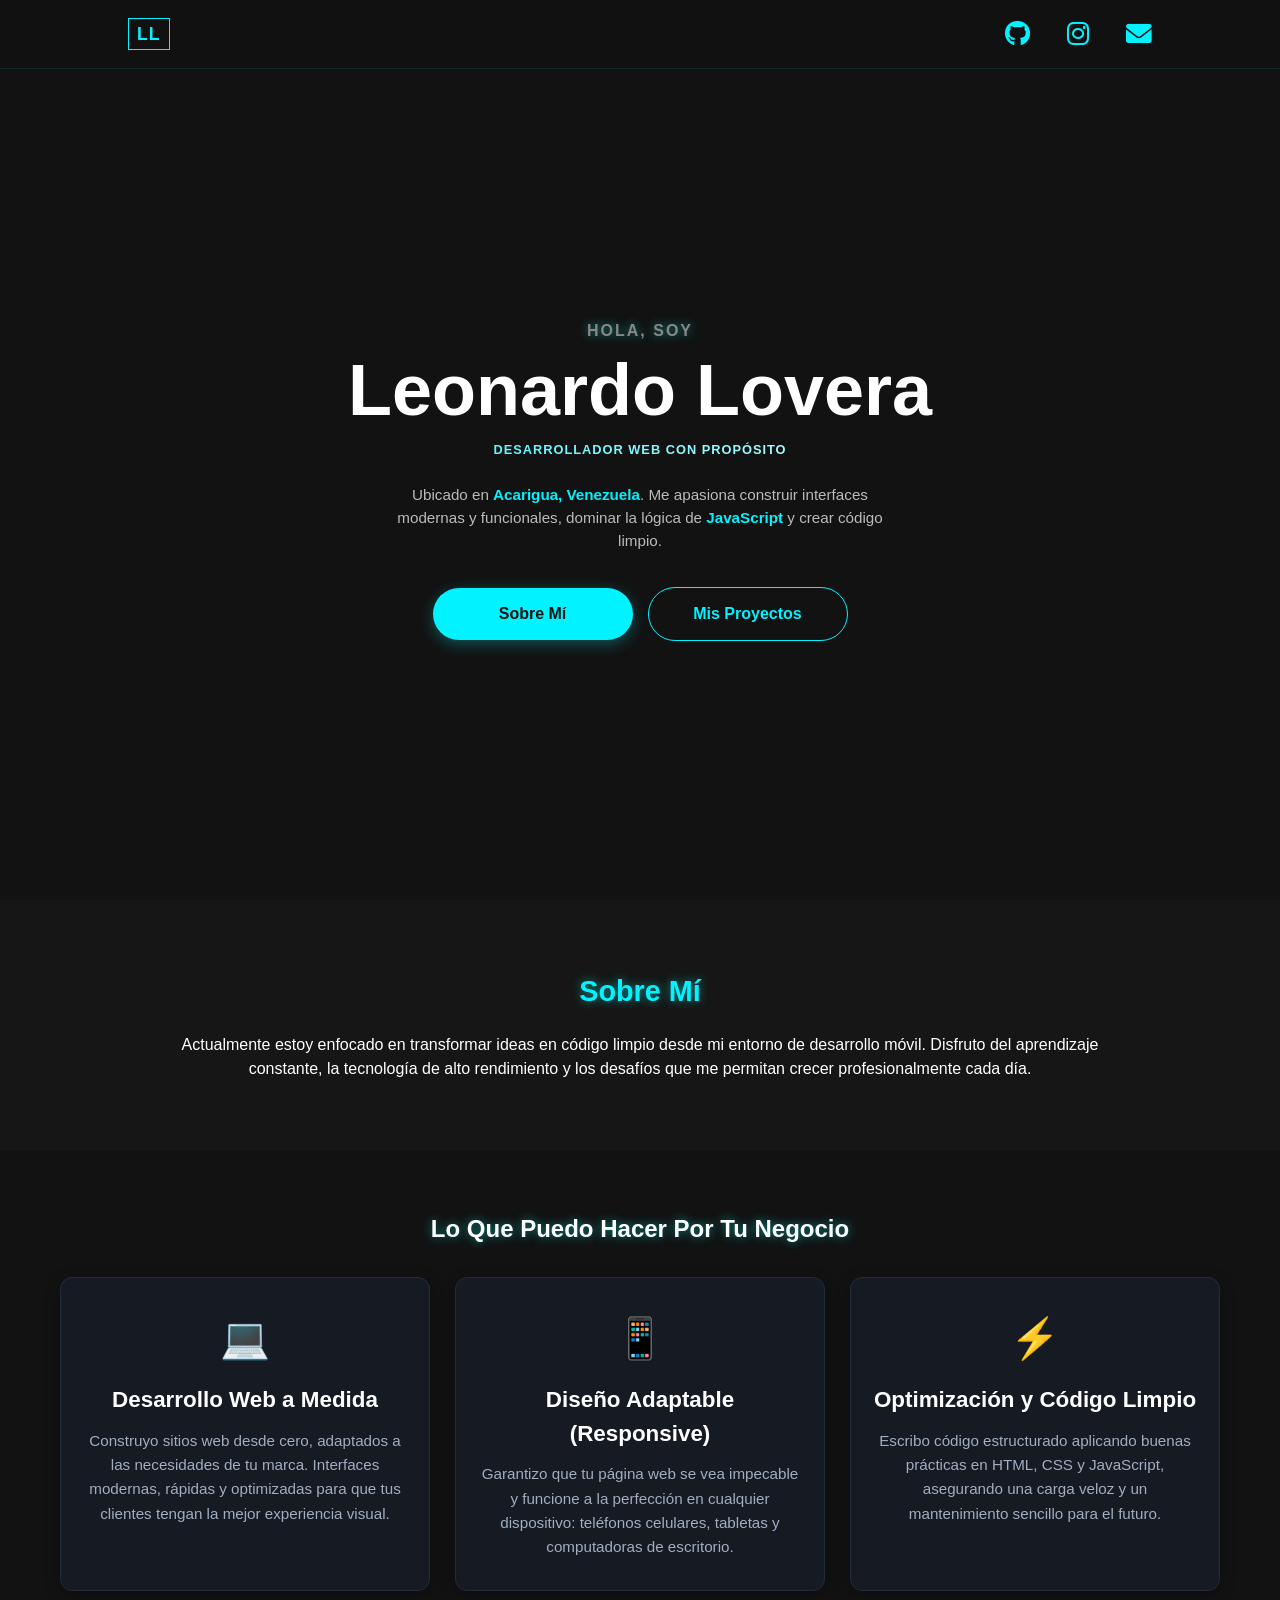
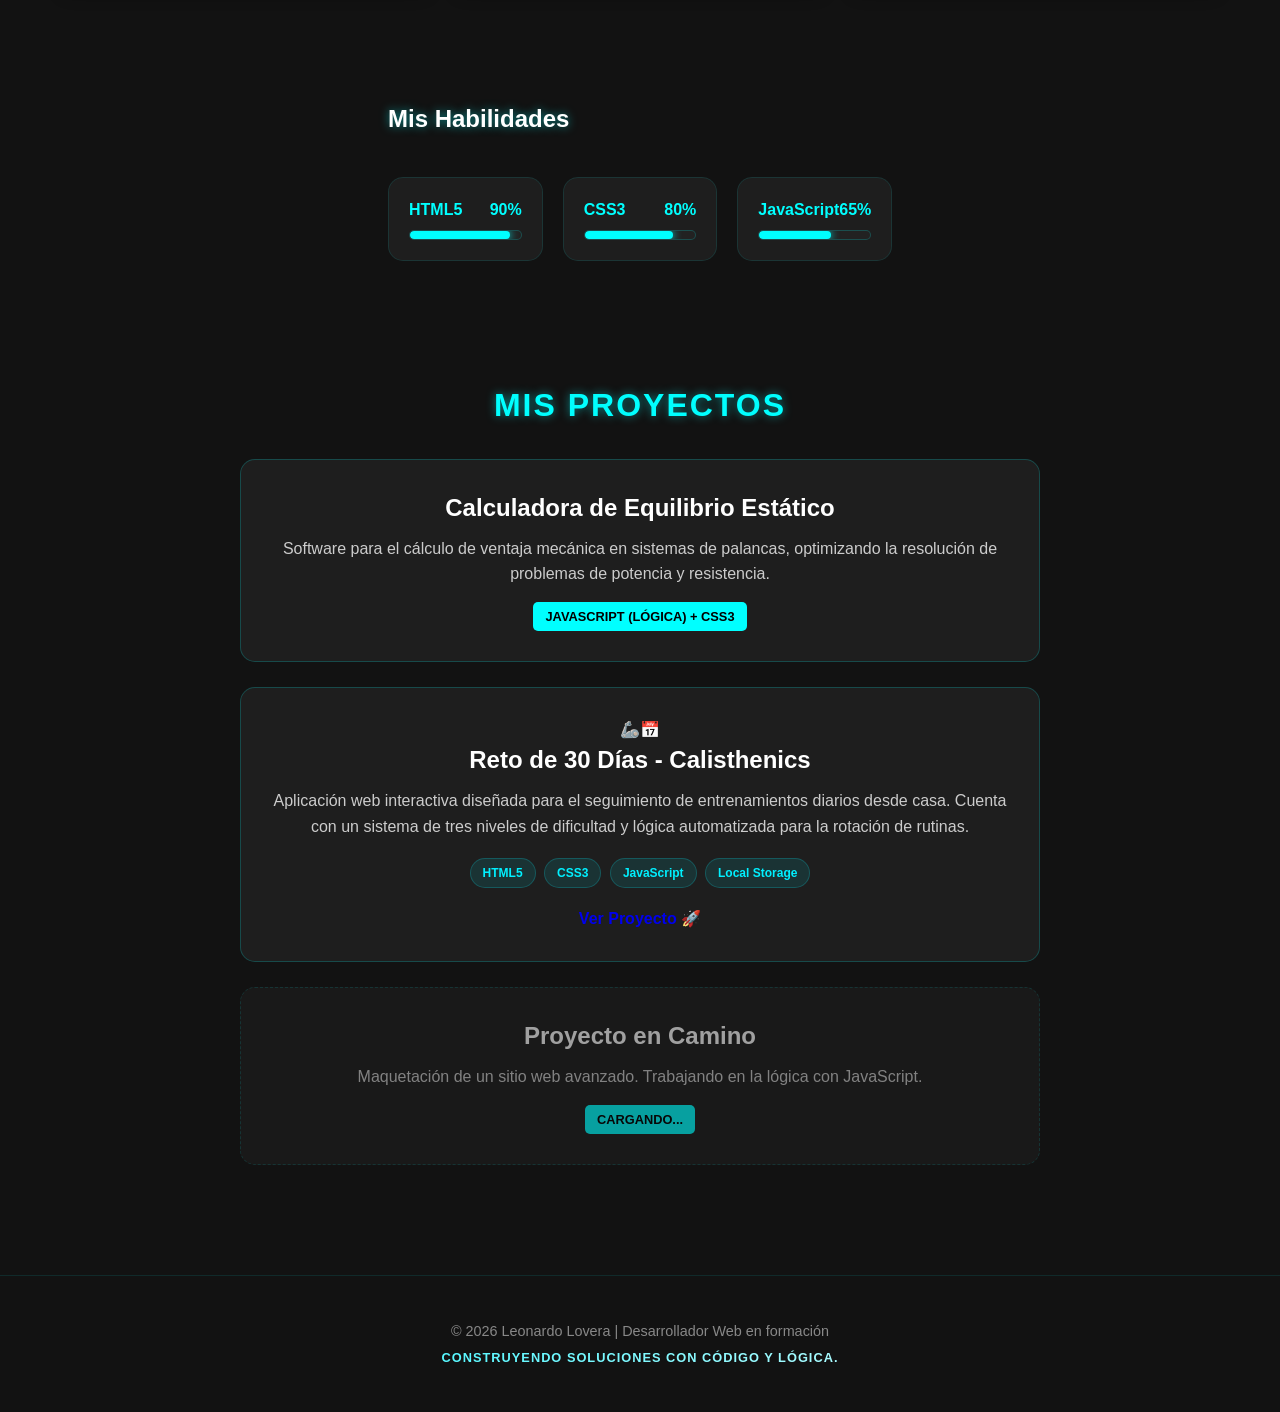
<file: index.html>
<!DOCTYPE html>
<html lang="es">
<head>
    <meta charset="UTF-8">
    <meta name="viewport" content="width=device-width, initial-scale=1.0">
    <title>Leonardo Lovera | Dev</title>
    <link rel="stylesheet" href="style.css">
    <link rel="stylesheet" href="https://cdnjs.cloudflare.com/ajax/libs/font-awesome/6.0.0/css/all.min.css">
</head>
<body>

    <nav class="navbar">
        <div class="logo">L<span>L</span></div>
                     <div class="social-links">
            <a href="https://github.com/LeonardoLovera" target="_blank">
                <i class="fab fa-github"></i>
            </a>

            <a href="https://www.instagram.com/leo_.vnzla" target="_blank">
                <i class="fab fa-instagram"></i>
            </a>
         
         <a href="mailto:leonardolovera2011@gmail.com">

        <i class="fas fa-envelope"></i>
    </a>
</div>

    </nav>

    <main class="hero">
        <div class="hero-content">
            <h2 class="subtitulo-hola">Hola, soy</h2>
            <h1 class="nombre-principal">Leonardo Lovera</h1>
            <h3 class="tagline">Desarrollador Web con Propósito</h3>
            
            <div class="bio-texto">
                <p>Ubicado en <strong>Acarigua, Venezuela</strong>. Me apasiona construir interfaces modernas y funcionales, dominar la lógica de <strong>JavaScript</strong> y crear código limpio.</p>
            </div>

            <div class="botones-inicio">
                <a href="#sobre-mi" class="btn-primario">Sobre Mí</a>
                <a href="#proyectos" class="btn-secundario">Mis Proyectos</a>
            </div>
        </div>
    </main>

    <section id="sobre-mi" class="seccion">
        <div class="container">
            
        <h2>Sobre Mí</h2>
        <p>Actualmente estoy enfocado en transformar ideas en código limpio desde mi entorno de desarrollo móvil. Disfruto del aprendizaje constante, la tecnología de alto rendimiento y los desafíos que me permitan crecer profesionalmente cada día.</p>
       
        </div>
    </section>

    <section id="servicios" class="services-section">
    <h2 class="section-title">Lo Que Puedo Hacer Por Tu Negocio</h2>
    <div class="services-container">
        
        <div class="service-card">
            <div class="service-icon">💻</div>
            <h3>Desarrollo Web a Medida</h3>
            <p>Construyo sitios web desde cero, adaptados a las necesidades de tu marca. Interfaces modernas, rápidas y optimizadas para que tus clientes tengan la mejor experiencia visual.</p>
        </div>

        <div class="service-card">
            <div class="service-icon">📱</div>
            <h3>Diseño Adaptable (Responsive)</h3>
            <p>Garantizo que tu página web se vea impecable y funcione a la perfección en cualquier dispositivo: teléfonos celulares, tabletas y computadoras de escritorio.</p>
        </div>

        <div class="service-card">
            <div class="service-icon">⚡</div>
            <h3>Optimización y Código Limpio</h3>
            <p>Escribo código estructurado aplicando buenas prácticas en HTML, CSS y JavaScript, asegurando una carga veloz y un mantenimiento sencillo para el futuro.</p>
        </div>

      </div>
    </section>
    
        
<section id="skills" class="skills-section">
    <div class="container">
        
    <h2 id="titulo-habilidades">Mis Habilidades</h2>

    <div class="skills-container">
        
        <div class="skill-card">
            <div class="skill-info">
                <span>HTML5</span>
                <span>90%</span>
            </div>
            <div class="skill-bar"><div class="bar html"></div></div>
        </div>

        <div class="skill-card">
            <div class="skill-info">
                <span>CSS3</span>
                <span>80%</span>
            </div>
            <div class="skill-bar"><div class="bar css"></div></div>
        </div>

        <div class="skill-card">
            <div class="skill-info">
                <span>JavaScript</span>
                <span>65%</span>
            </div>
            <div class="skill-bar"><div class="bar js"></div></div>
        </div>
        
      </div>
    </div>
    
</section>
<section id="proyectos" class="proyectos-section">
    <div class="container">
        
    <h2 class="titulo-seccion">Mis Proyectos</h2>
     
    <div class="proyectos-container">
      
 <a href="fisica.html" class="proyecto-card">
    <h3>Calculadora de Equilibrio Estático</h3>
    <p>Software para el cálculo de ventaja mecánica en sistemas de palancas, optimizando la resolución de problemas de potencia y resistencia.</p>
    <span class="tech">JavaScript (Lógica) + CSS3</span>
</a>

<div class="proyecto-card">
    <div class="proyecto-icono">🦾📅</div>
    <h3>Reto de 30 Días - Calisthenics</h3>
    <p>
        Aplicación web interactiva diseñada para el seguimiento de entrenamientos diarios desde casa. 
        Cuenta con un sistema de tres niveles de dificultad y lógica automatizada para la rotación de rutinas.
    </p>
    
    <div class="tecnologias" style="margin-top: 10px;">
        <span class="badge-tech">HTML5</span>
        <span class="badge-tech">CSS3</span>
        <span class="badge-tech">JavaScript</span>
        <span class="badge-tech">Local Storage</span>
    </div>

    <div class="proyecto-links" style="margin-top: 15px;">
        <a href="./reto30/index.html" class="btn-proyecto-link" style="text-decoration: none; font-weight: bold;">Ver Proyecto 🚀</a>
    </div>
</div>


   <div class="proyecto-card future">
            <h3>Proyecto en Camino</h3>
            <p>Maquetación de un sitio web avanzado. Trabajando en la lógica con JavaScript.</p>
            <span class="tech">Cargando...</span>
        </div>

    </div>
        
    </div>
</section>
<script>
function calcularFisica() {
    // Obtenemos los valores de los cuadritos
    const F = document.getElementById('fuerza').value;
    const dF = document.getElementById('brazoF').value;
    const dR = document.getElementById('brazoR').value;
    const resDiv = document.getElementById('resultado-fisica');

    if (F && dF && dR) {
        // Fórmula: R = (F * dF) / dR
        const resistencia = (F * dF) / dR;
        resDiv.innerHTML = `La Resistencia es: ${resistencia.toFixed(2)} N`;
        resDiv.style.color = "#00ff00"; // Color verde si sale bien
    } else {
        resDiv.innerHTML = "¡Faltan datos, Leo!";
        resDiv.style.color = "#ff0000"; // Rojo si falta algo
    }
}
</script>
<footer class="pie-pagina">
    <p>&copy; 2026 Leonardo Lovera | Desarrollador Web en formación</p>
    <p class="tagline">Construyendo soluciones con código y lógica.</p>
</footer>

</body>
</html>
</file>
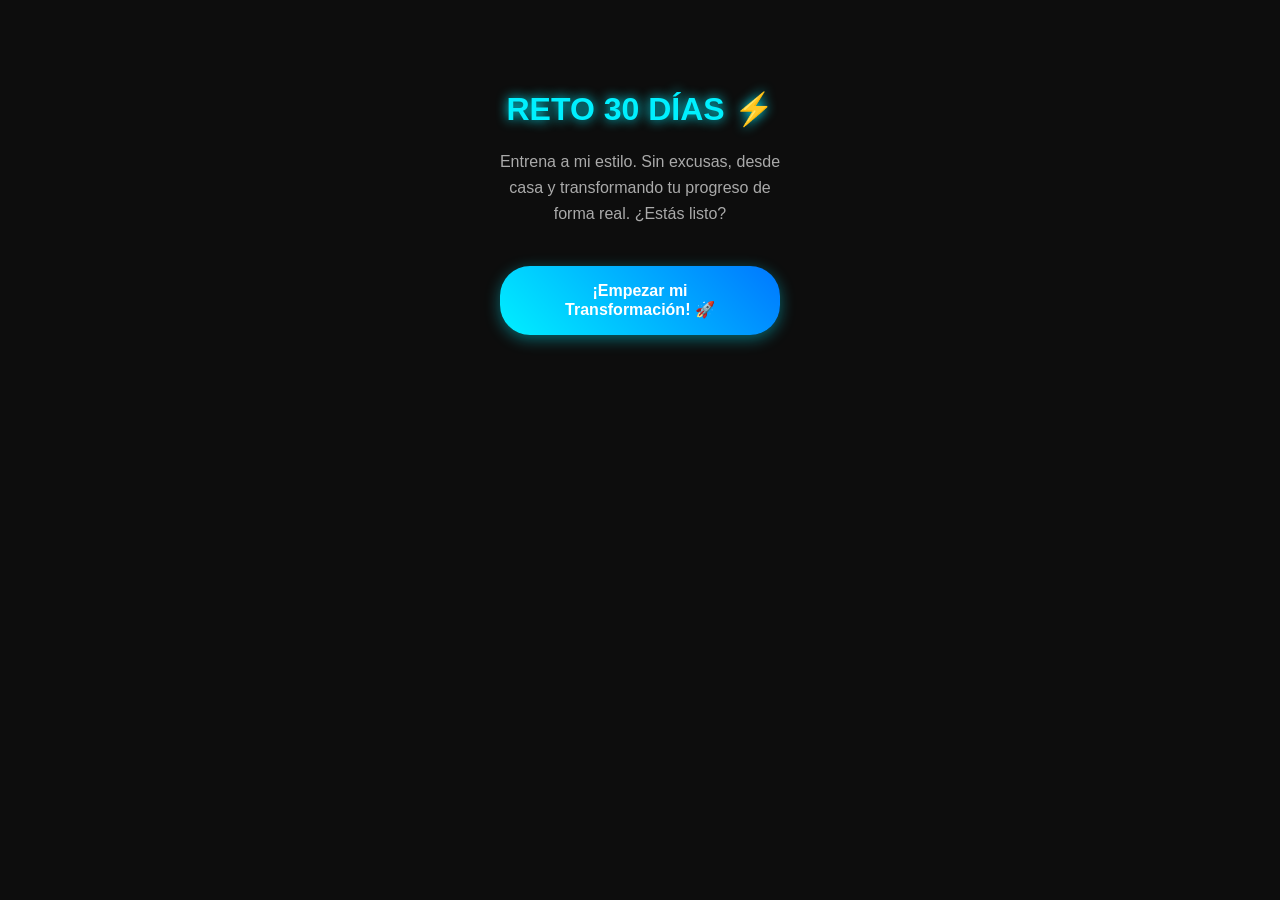
<file: reto30/index.html>
<!DOCTYPE html>
<html lang="es">
<head>
    <meta charset="UTF-8">
    <meta name="viewport" content="width=device-width, initial-scale=1.0">
    <title>Reto 30 Días - Inicio 🦾</title>
    <link rel="stylesheet" href="estilos.css">
</head>
<body>

    <h1>RETO 30 DÍAS ⚡</h1>
    
    <p>
        Entrena a mi estilo. Sin excusas, desde casa y transformando tu progreso de forma real. ¿Estás listo?
    </p>

    <a href="niveles.html" class="btn-principal">
        ¡Empezar mi Transformación! 🚀
    </a>

</body>
</html>
</file>
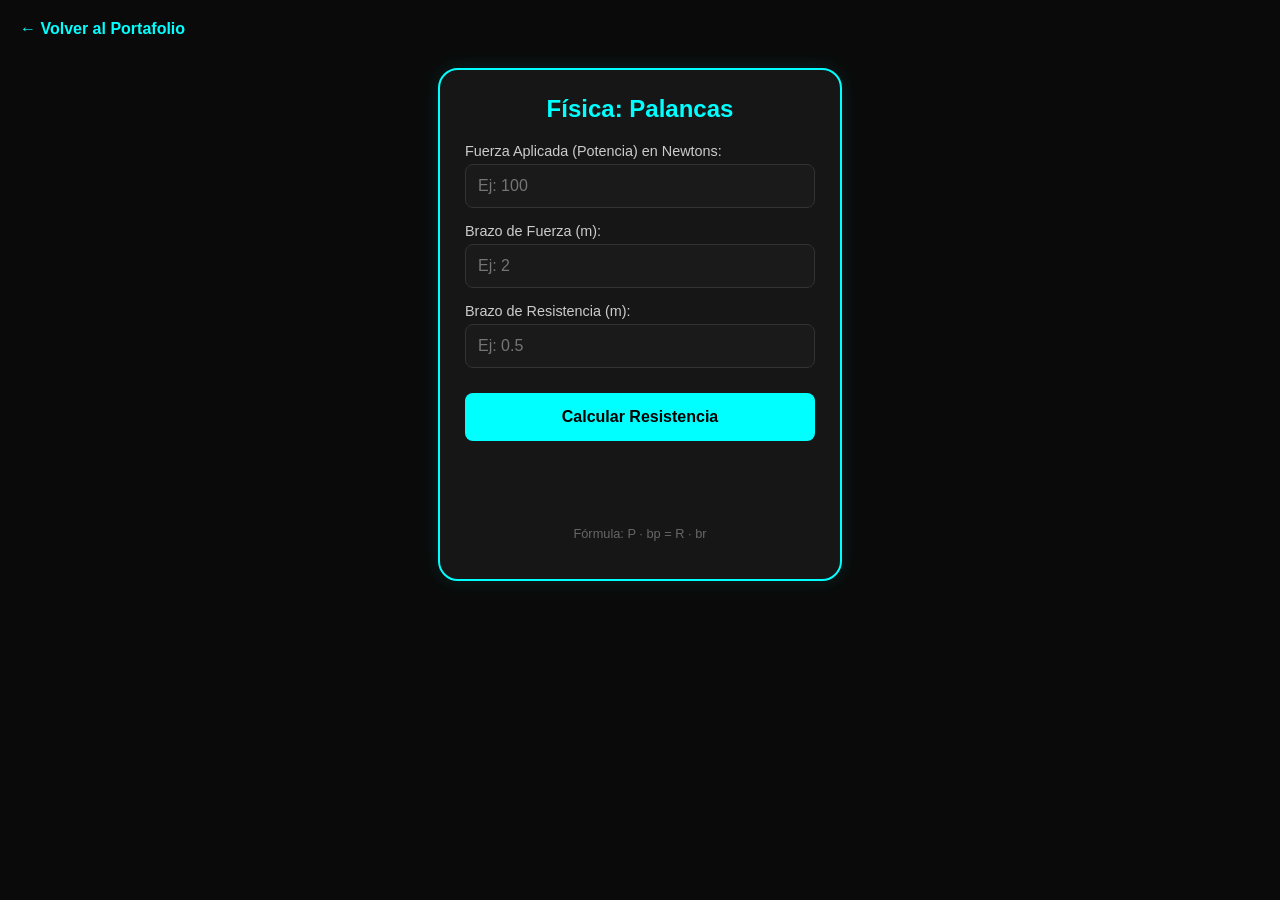
<file: fisica.html>
<!DOCTYPE html>
<html lang="es">
<head>
    <meta charset="UTF-8">
    <meta name="viewport" content="width=device-width, initial-scale=1.0">
    <title>Calculadora de Palancas | Leonardo</title>
    <style>
        /* Estilo base igual a tu portafolio */
        body {
            background-color: #0a0a0a;
            color: white;
            font-family: 'Segoe UI', Tahoma, Geneva, Verdana, sans-serif;
            display: flex;
            flex-direction: column;
            align-items: center;
            padding: 20px;
            margin: 0;
        }

        .back-link {
            align-self: flex-start;
            color: #00ffff;
            text-decoration: none;
            font-weight: bold;
            margin-bottom: 30px;
        }

        .calc-card {
            background: rgba(255, 255, 255, 0.05);
            border: 2px solid #00ffff;
            border-radius: 20px;
            padding: 25px;
            width: 100%;
            max-width: 350px;
            box-shadow: 0 0 20px rgba(0, 255, 255, 0.1);
        }

        h2 { color: #00ffff; text-align: center; margin-top: 0; }
        
        .input-group { margin-bottom: 15px; }
        
        label { display: block; margin-bottom: 5px; font-size: 0.9rem; color: #ccc; }
        
        input {
            width: 100%;
            padding: 12px;
            background: #1a1a1a;
            border: 1px solid #333;
            border-radius: 8px;
            color: white;
            font-size: 1rem;
            box-sizing: border-box; /* Importante para que no se salga del cuadro */
        }

        input:focus { border-color: #00ffff; outline: none; }

        .btn-calcular {
            width: 100%;
            padding: 15px;
            background: #00ffff;
            color: black;
            border: none;
            border-radius: 8px;
            font-weight: bold;
            font-size: 1rem;
            cursor: pointer;
            margin-top: 10px;
            transition: 0.3s;
        }

        .btn-calcular:active { transform: scale(0.95); }

        #resultado-area {
            margin-top: 20px;
            padding: 15px;
            border-radius: 8px;
            text-align: center;
            font-weight: bold;
            min-height: 20px;
        }

        .formula-hint {
            font-size: 0.8rem;
            text-align: center;
            color: #666;
            margin-top: 15px;
        }
    </style>
</head>
<body>

    <a href="index.html" class="back-link">← Volver al Portafolio</a>

    <div class="calc-card">
        <h2>Física: Palancas</h2>
        
        <div class="input-group">
            <label>Fuerza Aplicada (Potencia) en Newtons:</label>
            <input type="number" id="fuerza" placeholder="Ej: 100">
        </div>

        <div class="input-group">
            <label>Brazo de Fuerza (m):</label>
            <input type="number" id="brazoF" placeholder="Ej: 2">
        </div>

        <div class="input-group">
            <label>Brazo de Resistencia (m):</label>
            <input type="number" id="brazoR" placeholder="Ej: 0.5">
        </div>

        <button class="btn-calcular" onclick="hacerMagia()">Calcular Resistencia</button>

        <div id="resultado-area"></div>
        
        <p class="formula-hint">Fórmula: P · bp = R · br</p>
    </div>

    <script>
        function hacerMagia() {
            const P = parseFloat(document.getElementById('fuerza').value);
            const bp = parseFloat(document.getElementById('brazoF').value);
            const br = parseFloat(document.getElementById('brazoR').value);
            const resArea = document.getElementById('resultado-area');

            if (isNaN(P) || isNaN(bp) || isNaN(br)) {
                resArea.style.backgroundColor = "rgba(255, 0, 0, 0.1)";
                resArea.style.color = "#ff4444";
                resArea.innerHTML = "¡Por favor, ingresa todos los datos! 🧐";
                return;
            }

            // Cálculo: R = (P * bp) / br
            const R = (P * bp) / br;

            resArea.style.backgroundColor = "rgba(0, 255, 0, 0.1)";
            resArea.style.color = "#00ff00";
            resArea.innerHTML = `La Resistencia es: ${R.toFixed(2)} N`;
        }
    </script>

</body>
</html>
</file>
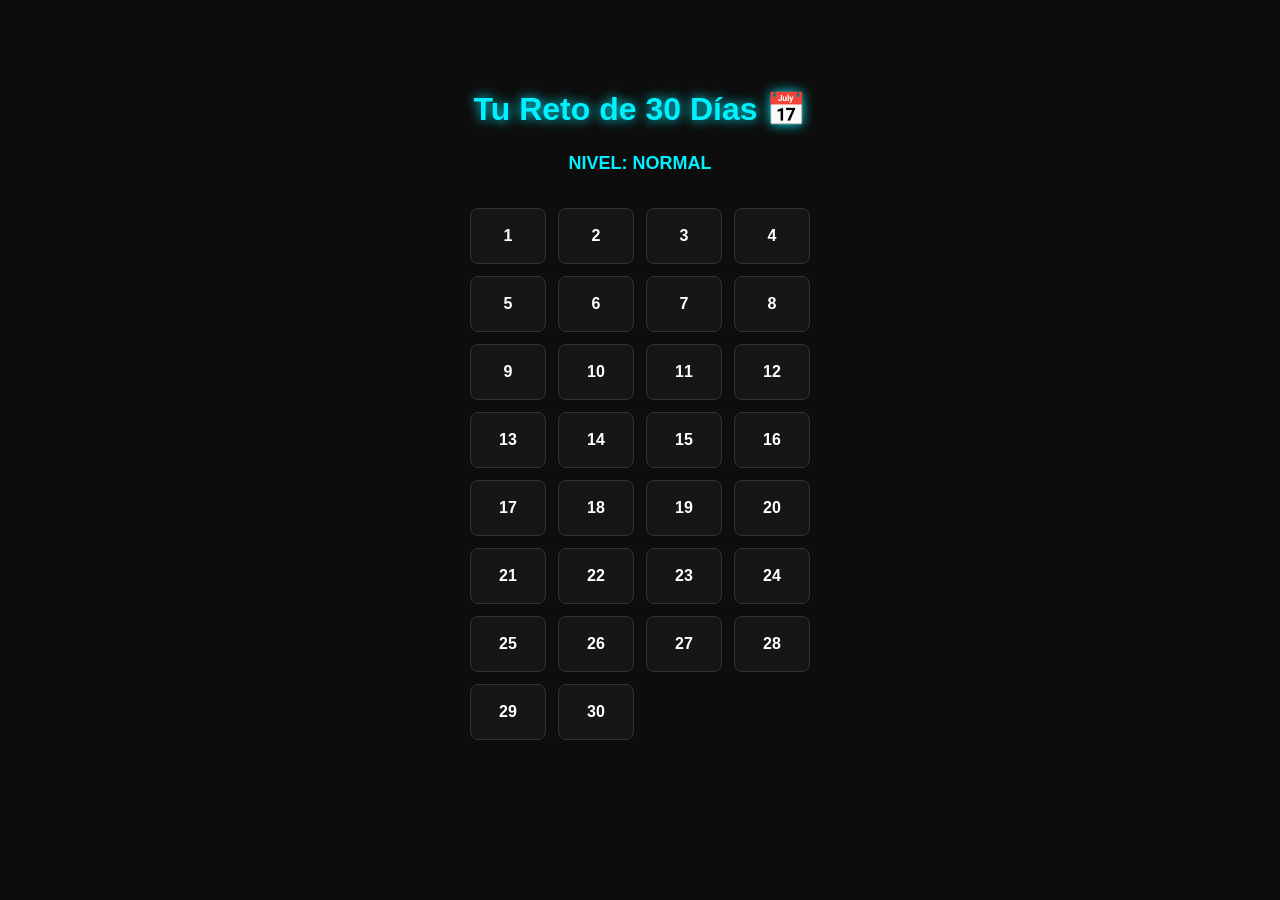
<file: reto30/calendario.html>
<!DOCTYPE html>
<html lang="es">
<head>
    <meta charset="UTF-8">
    <meta name="viewport" content="width=device-width, initial-scale=1.0">
    <title>Reto 30 Días - Calendario 📅</title>
    <link rel="stylesheet" href="estilos.css">
</head>
<body>

    <h1>Tu Reto de 30 Días 📅</h1>
    
    <p id="info-nivel-seleccionado" style="color: #00f0ff; font-weight: bold; font-size: 18px; margin-bottom: 10px;"></p>

    <div id="contenedor-dias" class="grid-calendario"></div>

<script>
    // 1. Detectar el nivel que viene desde la URL
    const parametros = new URLSearchParams(window.location.search);
    const nivelUsuario = parametros.get('nivel') || 'normal';

    // 2. Mostrar el nivel seleccionado en la pantalla
    document.getElementById('info-nivel-seleccionado').innerText = "NIVEL: " + nivelUsuario.toUpperCase();

    // 3. Generar los 30 botones revisando la memoria interna
    const contenedor = document.getElementById('contenedor-dias');
    
    for (let i = 1; i <= 30; i++) {
        const estadoDia = localStorage.getItem("dia_" + i);
        let claseCompletado = (estadoDia === "completado") ? "completado" : "";

        contenedor.innerHTML += `
            <button class="btn-dia-reto ${claseCompletado}" onclick="calcularRutina(${i})">
                ${i}
            </button>
        `;
    }

    // 4. Redireccionar a la pantalla de ejercicios con las variables correctas
    function calcularRutina(numeroDia) {
        let tipoEntrenamiento = "";
        
        if (numeroDia % 3 === 1) {
            tipoEntrenamiento = "empuje";
        } else if (numeroDia % 3 === 2) {
            tipoEntrenamiento = "piernas";
        } else {
            tipoEntrenamiento = "circuito";
        }

        window.location.href = `entrenamiento.html?dia=${numeroDia}&nivel=${nivelUsuario}&rutina=${tipoEntrenamiento}`;
    }
</script>

</body>
</html>
</file>
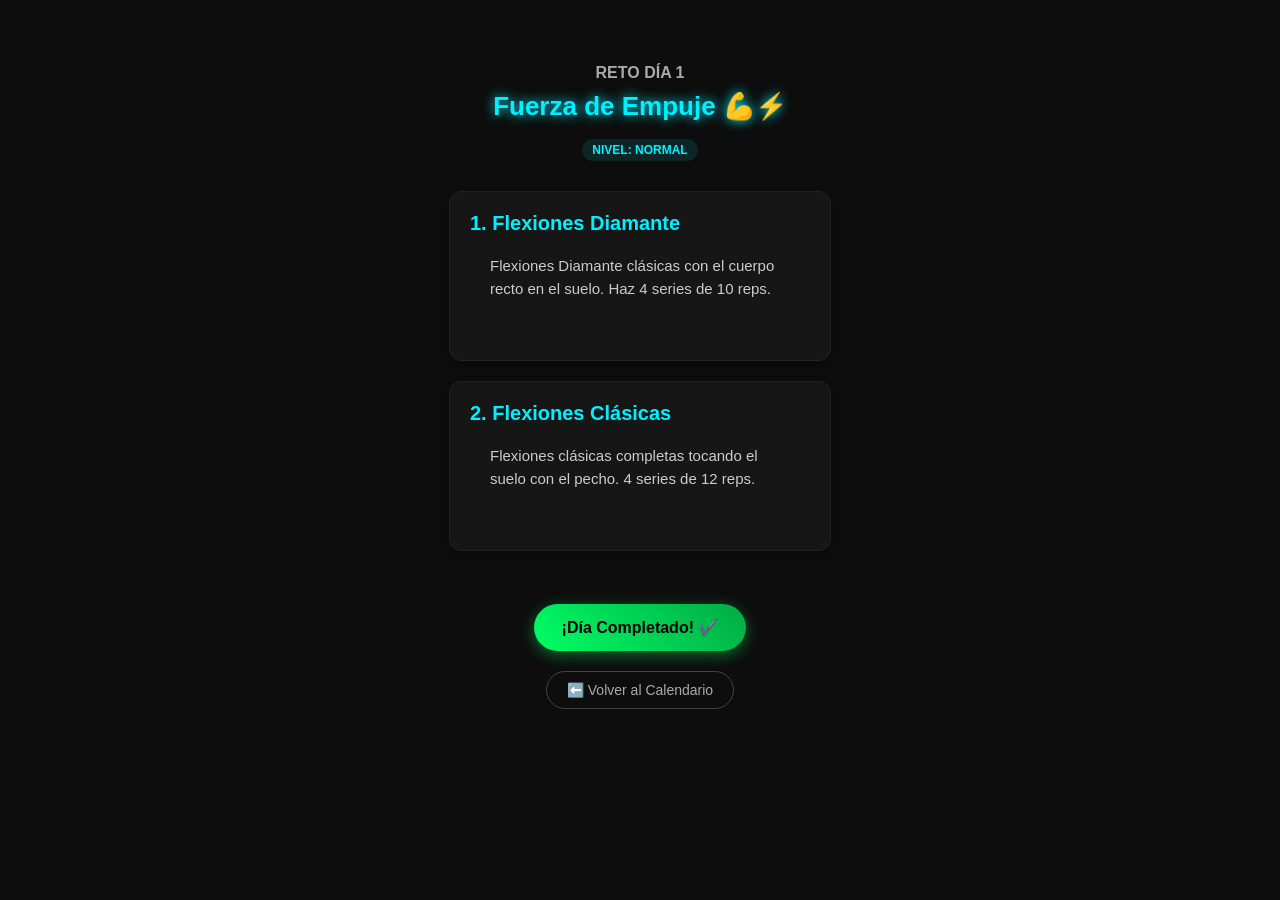
<file: reto30/entrenamiento.html>
<!DOCTYPE html>
<html lang="es">
<head>
    <meta charset="UTF-8">
    <meta name="viewport" content="width=device-width, initial-scale=1.0">
    <title>Rutina Activa 🦾</title>
    <link rel="stylesheet" href="estilos.css">
</head>
<body>

    <p id="encabezado-dia" style="color: #aaa; font-weight: bold; margin-bottom: 5px;">RETO DÍA -</p>
    <h1 id="titulo-rutina" style="font-size: 26px; margin-top: 0;">Cargando Rutina...</h1>
    
    <div id="badge" class="badge-nivel">NIVEL: -</div>

    <div id="zona-ejercicios"></div>

    <br>
    <button class="btn-completar" onclick="marcarDiaCompletado()">¡Día Completado! ✔️</button>
    <br>
    <a href="javascript:history.back()" class="btn-volver">⬅️ Volver al Calendario</a>

    <script>
        // 1. Capturar las variables de la URL
        const parametros = new URLSearchParams(window.location.search);
        const dia = parametros.get('dia') || '1';
        const nivel = parametros.get('nivel') || 'normal';
        const rutina = parametros.get('rutina') || 'empuje';

        // 2. Pintar los títulos
        document.getElementById('encabezado-dia').innerText = "RETO DÍA " + dia;
        document.getElementById('badge').innerText = "NIVEL: " + nivel.toUpperCase();

        // 3. Base de datos con tus rutinas
        const baseEjercicios = {
            empuje: [
                {
                    nombre: "1. Flexiones Diamante",
                    principiante: "Apoya las rodillas en el suelo para quitar peso. Haz 3 series de 8 a 10 reps.",
                    normal: "Flexiones Diamante clásicas con el cuerpo recto en el suelo. Haz 4 series de 10 reps.",
                    avanzado: "Coloca los pies elevados sobre una silla o cama. Haz 4 series de 12 a 15 reps."
                },
                {
                    nombre: "2. Flexiones Clásicas",
                    principiante: "Flexiones inclinadas con las manos en la pared o mueble alto. 3 series de 10 reps.",
                    normal: "Flexiones clásicas completas tocando el suelo con el pecho. 4 series de 12 reps.",
                    avanzado: "Flexiones explosivas despegando las manos con un aplauso. 4 series de 10 reps."
                }
            ],
            piernas: [
                {
                    nombre: "1. Sentadillas",
                    principiante: "Siéntate y levántate de una silla sin usar tus manos. 3 series de 12 reps.",
                    normal: "Sentadilla clásica bajando hasta que los muslos queden paralelos. 4 series de 15 reps.",
                    avanzado: "Sentadilla profunda manteniendo el control abajo. 4 series de 20 reps."
                },
                {
                    nombre: "2. Zancadas hacia atrás",
                    principiante: "Zancadas cortas apoyando la mano en la pared para el equilibrio. 3 series de 10 por pierna.",
                    normal: "Zancada completa alternando piernas, rozando el suelo atrás. 4 series de 12 por pierna.",
                    avanzado: "Zancadas con salto cambiando de pierna en el aire de golpe. 4 series de 10 por pierna."
                }
            ],
            circuito: [
                {
                    nombre: "1. Resistencia Total",
                    principiante: "Jumping jacks sin saltar + Plancha apoyando rodillas (30 segundos). 3 vueltas.",
                    normal: "Jumping jacks normales con salto + Plancha clásica (45 segundos). 4 vueltas.",
                    avanzado: "Burpees completos con flexión + Plancha dinámica subiendo y bajando. 4 vueltas al fallo."
                }
            ]
        };

        // 4. Seleccionar la rutina correspondiente
        const zona = document.getElementById('zona-ejercicios');
        let lista = [];

        if (rutina === "empuje") {
            document.getElementById('titulo-rutina').innerText = "Fuerza de Empuje 💪⚡";
            lista = baseEjercicios.empuje;
        } else if (rutina === "piernas") {
            document.getElementById('titulo-rutina').innerText = "Potencia de Piernas 🦵🔥";
            lista = baseEjercicios.piernas;
        } else {
            document.getElementById('titulo-rutina').innerText = "Circuito Full Body 🏆💨";
            lista = baseEjercicios.circuito;
        }

        // 5. Inyectar ejercicios en la pantalla
        lista.forEach(ejercicio => {
            let instruccionEspecifica = ejercicio[nivel]; 
            zona.innerHTML += `
                <div class="tarjeta-ejercicio">
                    <h3>${ejercicio.nombre}</h3>
                    <p class="instrucciones">${instruccionEspecifica}</p>
                </div>
            `;
        });
        
        // 6. Guardar en la memoria local y regresar al calendario sin saltos raros
        function marcarDiaCompletado() {
            localStorage.setItem("dia_" + dia, "completado");
            alert("🎉 ¡Excelente trabajo! El Día " + dia + " ha sido guardado. ¡Sigue así!");
            window.location.href = "calendario.html?nivel=" + nivel;
        }
    </script>

</body>
</html>
</file>
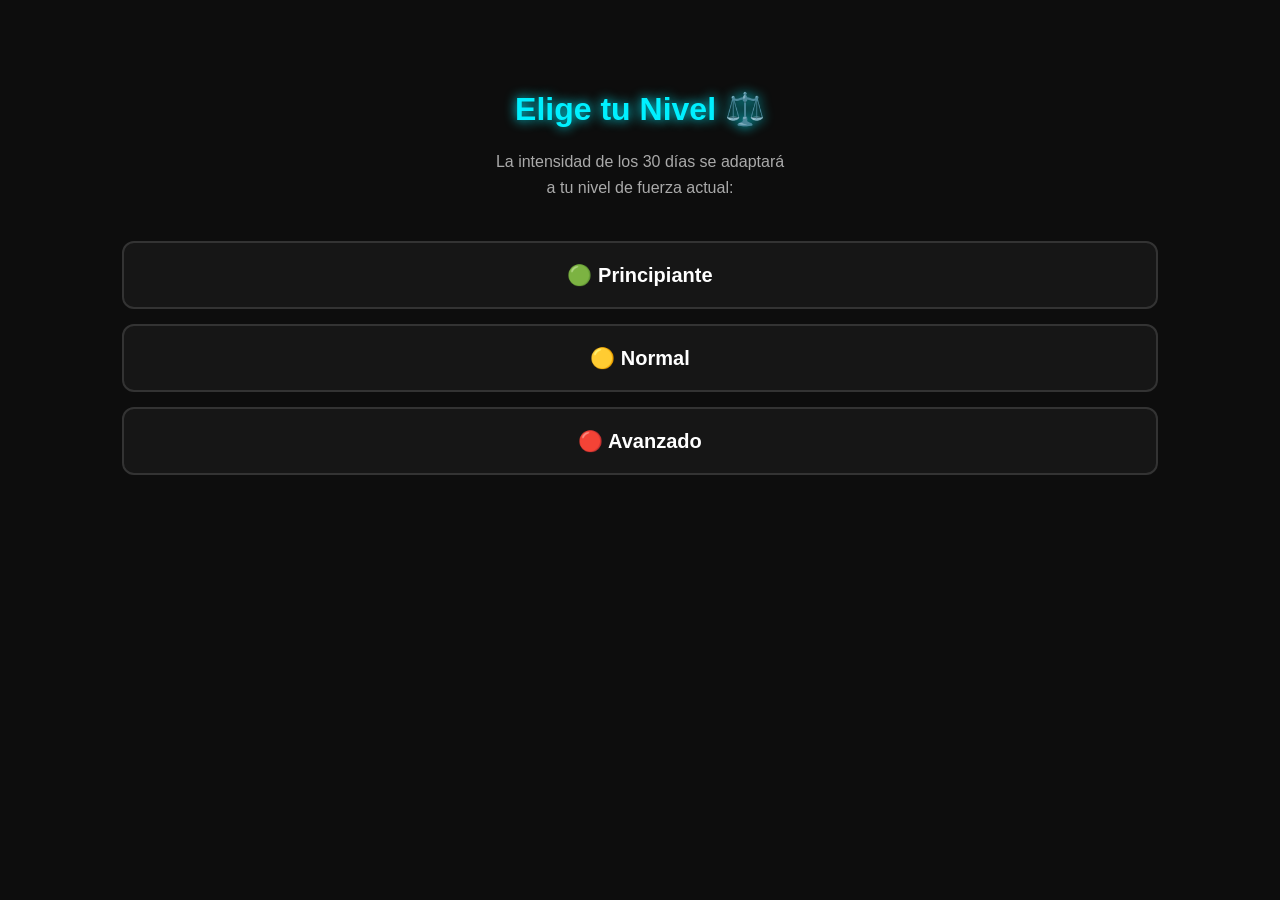
<file: reto30/niveles.html>
<!DOCTYPE html>
<html lang="es">
<head>
    <meta charset="UTF-8">
    <meta name="viewport" content="width=device-width, initial-scale=1.0">
    <title>Reto 30 Días - Niveles ⚖️</title>
    <link rel="stylesheet" href="estilos.css">
</head>
<body>

    <h1>Elige tu Nivel ⚖️</h1>
    <p>La intensidad de los 30 días se adaptará a tu nivel de fuerza actual:</p>
    
  <a href="calendario.html?nivel=principiante" class="btn-nivel">🟢 Principiante</a>
<a href="calendario.html?nivel=normal" class="btn-nivel">🟡 Normal</a>
<a href="calendario.html?nivel=avanzado" class="btn-nivel">🔴 Avanzado</a>


</body>
</html>
</file>
<file: style.css>
/* 1. CONFIGURACIÓN GENERAL */
* {
    margin: 0;
    padding: 0;
    box-sizing: border-box;
    font-family: 'Segoe UI', Roboto, sans-serif;
}

body {
    background-color: #121212;
    color: #FFFFFF;
    line-height: 1.5;
    overflow-x: hidden; /* Evita que la página se mueva hacia los lados */
}

/* 2. NAVBAR MÁS FINA Y ELEGANTE */
.navbar {
    display: flex;
    justify-content: space-between;
    align-items: center;
    padding: 12px 6%;
    position: fixed;
    width: 100%;
    top: 0;
    background: rgba(18, 18, 18, 0.85); /* Fondo oscuro con transparencia */
    backdrop-filter: blur(8px); /* Efecto de desenfoque pro */
    z-index: 1000;
    border-bottom: 1px solid rgba(0, 243, 255, 0.1);
}

.logo {
    font-size: 1.1rem;
    font-weight: 800;
    color: #00F3FF;
    border: 1.5px solid #00F3FF;
    padding: 2px 8px;
    letter-spacing: 1px;
}

.social-links a {
    color: #00F3FF;
    font-size: 1.2rem;
    margin-left: 18px;
    text-decoration: none;
    transition: 0.3s;
}

/* 3. CENTRADO TOTAL (HERO SECTION) */
.hero {
    min-height: 100vh;
    display: flex;
    justify-content: center;
    align-items: center;
    text-align: center;
    padding: 80px 8% 20px; /* Espacio para que no choque con la navbar */
}

.hero-content {
    width: 100%;
}

.subtitulo-hola {
    color: #888;
    font-size: 1rem;
    text-transform: uppercase;
    letter-spacing: 2px;
    margin-bottom: 8px;
}

.nombre-principal {
    font-size: 2.5rem; /* Tamaño ideal para pantalla de celular */
    font-weight: 800;
    line-height: 1.1;
    margin-bottom: 10px;
}

.tagline {
    font-size: 1.3rem;
    font-weight: 600;
    background: linear-gradient(to right, #00F3FF, #ffffff);
    -webkit-background-clip: text;
    -webkit-text-fill-color: transparent;
    margin-bottom: 25px;
}

.bio-texto {
    max-width: 500px;
    margin: 0 auto 35px;
    color: #bbbbbb;
    font-size: 0.95rem;
}

.bio-texto strong {
    color: #00F3FF;
    font-weight: 600;
}

/* 4. BOTONES REFORMADOS */
.botones-inicio {
    display: flex;
    flex-direction: column; /* Botones uno sobre otro en móvil para que no se amontonen */
    gap: 15px;
    align-items: center;
}

.btn-primario {
    background: #00F3FF;
    color: #121212;
    padding: 14px 40px;
    border-radius: 50px; /* Botones más redondeados, estilo moderno */
    text-decoration: none;
    font-weight: bold;
    width: 200px;
    box-shadow: 0 4px 15px rgba(0, 243, 255, 0.3);
}

.btn-secundario {
    border: 1.5px solid #00F3FF;
    color: #00F3FF;
    padding: 14px 40px;
    border-radius: 50px;
    text-decoration: none;
    font-weight: bold;
    width: 200px;
}

/* 5. SECCIÓN SOBRE MÍ */
.seccion {
    padding: 60px 8%;
    text-align: center;
    background-color: #161616;
}

.seccion h2 {
    color: #00F3FF;
    margin-bottom: 20px;
    font-size: 1.8rem;
}

.skills-container {
    display: grid;
    grid-template-columns: repeat(auto-fit, minmax(150px, 1fr));
    gap: 20px;
    margin-top: 30px;
}

.skill-card {
    background: #1e1e1e;
    padding: 30px 20px;
    border-radius: 15px;
    border: 1px solid rgba(0, 243, 255, 0.1);
    transition: 0.3s;
}

.skill-card:hover {
    border-color: #00F3FF;
    transform: translateY(-10px);
    box-shadow: 0 10px 20px rgba(0, 243, 255, 0.1);
}

.skill-card i {
    font-size: 3rem;
    color: #00F3FF;
    margin-bottom: 15px;
}

.skill-card h3 {
    font-size: 1.2rem;
    margin-bottom: 10px;
}

.skill-card p {
    font-size: 0.85rem;
    color: #888;
}

/* ... (todo tu código anterior) ... */

/* SOLO PARA COMPUTADORAS */
@media (min-width: 768px) {
    .nombre-principal {
        font-size: 4.5rem; 
    }
    
    .botones-inicio {
        flex-direction: row; 
        justify-content: center;
    }
    
    .navbar {
        padding: 15px 10%; 
    }

    /* AQUÍ AGREGAS ESTO NUEVO */
    .social-links a {
        font-size: 1.6rem; /* Iconos un poco más grandes */
        margin-left: 30px;  /* Más espacio entre ellos */
    }
} /* <--- Esta llave cierra todo el bloque de computadora */

/* Contenedor de la sección */
.proyectos-section {
    padding: 50px 20px;
    text-align: center;
}

.titulo-seccion {
    color: #00ffff; /* Tu color cian */
    font-size: 2rem;
    margin-bottom: 30px;
    text-transform: uppercase;
    letter-spacing: 2px;
}

/* Contenedor de las tarjetas */
.proyectos-container {
    display: flex;
    flex-direction: column; /* Una debajo de otra en móvil */
    gap: 25px;
    max-width: 800px;
    margin: 0 auto;
}

/* Diseño de la Tarjeta */
.proyecto-card {
    background: rgba(255, 255, 255, 0.05); /* Fondo oscuro casi transparente */
    border: 1px solid rgba(0, 255, 255, 0.2); /* Borde cian sutil */
    padding: 30px;
    border-radius: 15px;
    transition: transform 0.3s ease, border-color 0.3s ease;
}

/* Efecto cuando pasas el dedo o el mouse */
.proyecto-card:hover {
    transform: translateY(-5px);
    border-color: #00ffff; /* Brilla al tocarla */
    background: rgba(0, 255, 255, 0.02);
}

.proyecto-card h3 {
    color: #ffffff;
    margin-bottom: 10px;
    font-size: 1.5rem;
}

.proyecto-card p {
    color: #cccccc;
    font-size: 1rem;
    line-height: 1.6;
    margin-bottom: 15px;
}

/* Etiqueta de tecnología */
.tech {
    display: inline-block;
    background: #00ffff;
    color: #000;
    padding: 5px 12px;
    border-radius: 5px;
    font-size: 0.8rem;
    font-weight: bold;
    text-transform: uppercase;
}

.proyecto-card {
    text-decoration: none; /* Quita la raya azul de los links */
    display: block;
}

.proyecto-card:active {
    transform: scale(0.98); /* Se hunde un poquito al tocarlo, como un botón real */
    border-color: #00ffff;
    box-shadow: 0 0 15px rgba(0, 255, 255, 0.3);
}

.proyecto-card.future {
    opacity: 0.6; /* Se ve un poco más clara */
    border-style: dashed; /* El borde es punteado, indicando que no está terminado */
}

.calculadora-box {
    background: rgba(0, 0, 0, 0.3);
    padding: 15px;
    border-radius: 10px;
    margin-top: 15px;
    text-align: left;
}

.input-group {
    margin-bottom: 10px;
}

.input-group label {
    display: block;
    font-size: 0.8rem;
    color: #00ffff;
}

.input-group input {
    width: 100%;
    background: #111;
    border: 1px solid #333;
    color: white;
    padding: 5px;
    border-radius: 5px;
}

.btn-calc {
    width: 100%;
    background: #00ffff;
    color: black;
    border: none;
    padding: 10px;
    border-radius: 5px;
    font-weight: bold;
    cursor: pointer;
}

.resultado {
    margin-top: 10px;
    color: #fff;
    font-weight: bold;
    text-align: center;
}

h2 {
    text-shadow: 0 0 10px rgba(0, 255, 255, 0.5);
}

.pie-pagina {
    text-align: center;
    padding: 40px 20px;
    margin-top: 50px;
    border-top: 1px solid rgba(0, 255, 255, 0.1);
    color: #888;
}

.pie-pagina p {
    margin: 5px 0;
    font-size: 0.9rem;
}

.tagline {
    color: #00ffff;
    font-size: 0.8rem !important;
    letter-spacing: 1px;
    text-transform: uppercase;
}

.skills-section {
    padding: 40px 20px;
    max-width: 600px;
    margin: 0 auto;
}

.skill-card {
    margin-bottom: 25px;
}

.skill-info {
    display: flex;
    justify-content: space-between;
    margin-bottom: 8px;
    font-weight: bold;
    color: #00ffff;
}

.skill-bar {
    background: #222;
    height: 10px;
    border-radius: 10px;
    overflow: hidden;
    border: 1px solid rgba(0, 255, 255, 0.2);
}

.bar {
    height: 100%;
    border-radius: 10px;
    background: #00ffff;
    box-shadow: 0 0 10px #00ffff;
}

/* Ajusta los porcentajes aquí */
.html { width: 90%; }
.css { width: 80%; }
.js { width: 65%; }

.skill-card {
    background: rgba(255, 255, 255, 0.05); /* El fondo oscuro que ya tienes */
    padding: 20px;
    border-radius: 15px;
    border: 1px solid rgba(0, 255, 255, 0.1);
    width: 100%; /* Para que todas ocupen el mismo ancho */
    max-width: 400px; /* O el tamaño que prefieras */
    margin: 10px auto; /* Para centrarlas */
}

.idioma-selector {
    position: fixed;
    top: 80px;
    right: 20px;
    z-index: 1000;
}

.idioma-selector button {
    background: #222;
    color: #fff;
    border: 1px solid #00ffff;
    padding: 5px 10px;
    cursor: pointer;
    font-size: 0.8rem;
    border-radius: 5px;
}

.idioma-selector button.active {
    background: #00ffff;
    color: #000;
    box-shadow: 0 0 10px #00ffff;
}

/* Estilos para las etiquetas de tecnología en el portafolio */
.badge-tech {
    background: rgba(0, 240, 255, 0.1);
    color: #00f0ff;
    padding: 5px 12px;
    border-radius: 15px;
    font-size: 12px;
    font-weight: bold;
    display: inline-block;
    margin: 4px 2px;
    border: 1px solid rgba(0, 240, 255, 0.2);
}

/* ==========================================================================
   ESTILOS PREMIUM PARA LA SECCIÓN DE SERVICIOS
   ========================================================================== */
.services-section {
    padding: 60px 20px;
    max-width: 1200px;
    margin: 0 auto;
    text-align: center;
}

.services-container {
    display: flex;
    flex-direction: column;
    gap: 25px;
    margin-top: 30px;
}

.service-card {
    background: #161a23; /* Fondo oscuro que combina con tu tema */
    border: 1px solid #242b3d;
    padding: 30px 20px;
    border-radius: 12px;
    transition: transform 0.3s ease, border-color 0.3s ease;
    text-align: center;
    box-shadow: 0 4px 15px rgba(0, 0, 0, 0.3);
}

.service-card:hover {
    transform: translateY(-5px);
    border-color: #00f2fe; /* Brillo turquesa neón espectacular */
}

.service-icon {
    font-size: 2.5rem;
    margin-bottom: 15px;
}

.service-card h3 {
    font-size: 1.4rem;
    color: #fff;
    margin-bottom: 12px;
    font-weight: 600;
}

.service-card p {
    color: #a0aec0; /* Color gris claro elegante para el texto */
    font-size: 0.95rem;
    line-height: 1.6;
}

/* Diseño adaptable para cuando lo vean desde una Laptop */
@media (min-width: 768px) {
    .services-container {
        flex-direction: row;
        justify-content: space-between;
    }
    .service-card {
        flex: 1;
    }
}

.container {
    width: 90%;
    max-width: 1200px;
    margin: 0 auto;
    padding: 10px 0;
    }
</file>
<file: reto30/estilos.css>
/* Estilos generales para todas las pantallas */
body {
    background-color: #0d0d0d;
    color: #ffffff;
    font-family: 'Segoe UI', sans-serif;
    text-align: center;
    padding: 40px 20px;
    margin: 0;
}

h1 { 
    color: #00f0ff; 
    text-shadow: 0 0 12px #00f0ff; 
    font-size: 32px;
    margin-top: 50px;
}

p {
    color: #aaa; 
    font-size: 16px; 
    line-height: 1.6;
    max-width: 300px;
    margin: 20px auto 40px auto;
}

/* Botón de la bienvenida */
/* Botón de la bienvenida estilizado para móvil */
/* Botón de la bienvenida - Ajuste Perfecto 🎯 */

.btn-principal {
    background: linear-gradient(45deg, #00f0ff, #0077ff);
    color: white;
    text-decoration: none;
    padding: 16px 30px;    /* ¡Le damos más cuerpo arriba, abajo y a los lados! */
    font-size: 16px;       /* Mantener la letra elegante */
    font-weight: bold;
    border-radius: 30px;   /* Bordes más redondeados tipo cápsula premium */
    display: inline-block;
    width: 220px;          /* Le fijamos un ancho ideal para pantallas de teléfono */
    box-shadow: 0 4px 15px rgba(0, 240, 255, 0.4);
}


.btn-principal:active {
    transform: scale(0.98);
}

/* Botones de la pantalla de niveles */
.btn-nivel {
    background: #161616;
    color: #fff;
    text-decoration: none;
    border: 2px solid #333;
    padding: 20px;
    margin: 15px auto;
    width: 80%;
    border-radius: 12px;
    font-size: 20px;
    font-weight: bold;
    display: block;
}

.btn-nivel:active { 
    border-color: #00f0ff; 
    color: #00f0ff; 
}

/* Cuadrícula para organizar los 30 días */
.grid-calendario {
    display: grid;
    grid-template-columns: repeat(4, 1fr); /* Crea 4 columnas iguales */
    gap: 12px;                             /* Espacio entre los botones */
    max-width: 340px;                      /* Ancho ideal para la pantalla del cel */
    margin: 30px auto;                     /* Centra la cuadrícula */
}

/* Estilo individual para cada botón de día */
.btn-dia-reto {
    background: #161616;
    color: white;
    border: 1px solid #333;
    padding: 18px 0;                       /* Alto cómodo para presionar */
    font-size: 16px;
    font-weight: bold;
    border-radius: 8px;
    transition: all 0.2s ease;
}

/* Efecto cuando el usuario presiona el día con el dedo */
.btn-dia-reto:active {
    background: #00f0ff;
    color: #0d0d0d;
    box-shadow: 0 0 12px #00f0ff;
    transform: scale(0.95);
}

/* Tarjeta contenedora para cada ejercicio */
.tarjeta-ejercicio {
    background: #161616;
    border: 1px solid #222;
    border-radius: 12px;
    padding: 20px;
    margin: 20px auto;
    max-width: 340px;
    text-align: left; /* Alineado a la izquierda para que se lea cómodo */
    box-shadow: 0 4px 10px rgba(0, 0, 0, 0.3);
}

.tarjeta-ejercicio h3 {
    color: #00f0ff;
    margin-top: 0;
    font-size: 20px;
}

.badge-nivel {
    background: rgba(0, 240, 255, 0.1);
    color: #00f0ff;
    padding: 4px 10px;
    border-radius: 15px;
    font-size: 12px;
    font-weight: bold;
    display: inline-block;
    margin-bottom: 10px;
}

.instrucciones {
    color: #ccc;
    font-size: 15px;
    line-height: 1.5;
}

/* Botón para regresar al calendario */
.btn-volver {
    background: transparent;
    color: #aaa;
    border: 1px solid #444;
    padding: 10px 20px;
    border-radius: 20px;
    text-decoration: none;
    font-size: 14px;
    display: inline-block;
    margin-top: 20px;
}
.btn-volver:active {
    border-color: #00f0ff;
    color: #00f0ff;
}

/* Estilo para el botón cuando el día ya está hecho */
.btn-dia-reto.completado {
    background: #00ff66 !important;
    color: #0d0d0d !important;
    border-color: #00ff66 !important;
    box-shadow: 0 0 12px #00ff66;
}

/* Estilo premium para el botón de completar día */
.btn-completar {
    background: linear-gradient(45deg, #00ff66, #00aa44);
    color: black;
    border: none;
    padding: 14px 28px;
    font-size: 16px;
    font-weight: bold;
    border-radius: 25px;
    margin-top: 15px;
    display: inline-block;
    box-shadow: 0 4px 15px rgba(0, 255, 102, 0.4);
    cursor: pointer;
}
.btn-completar:active {
    transform: scale(0.95);
}
</file>
